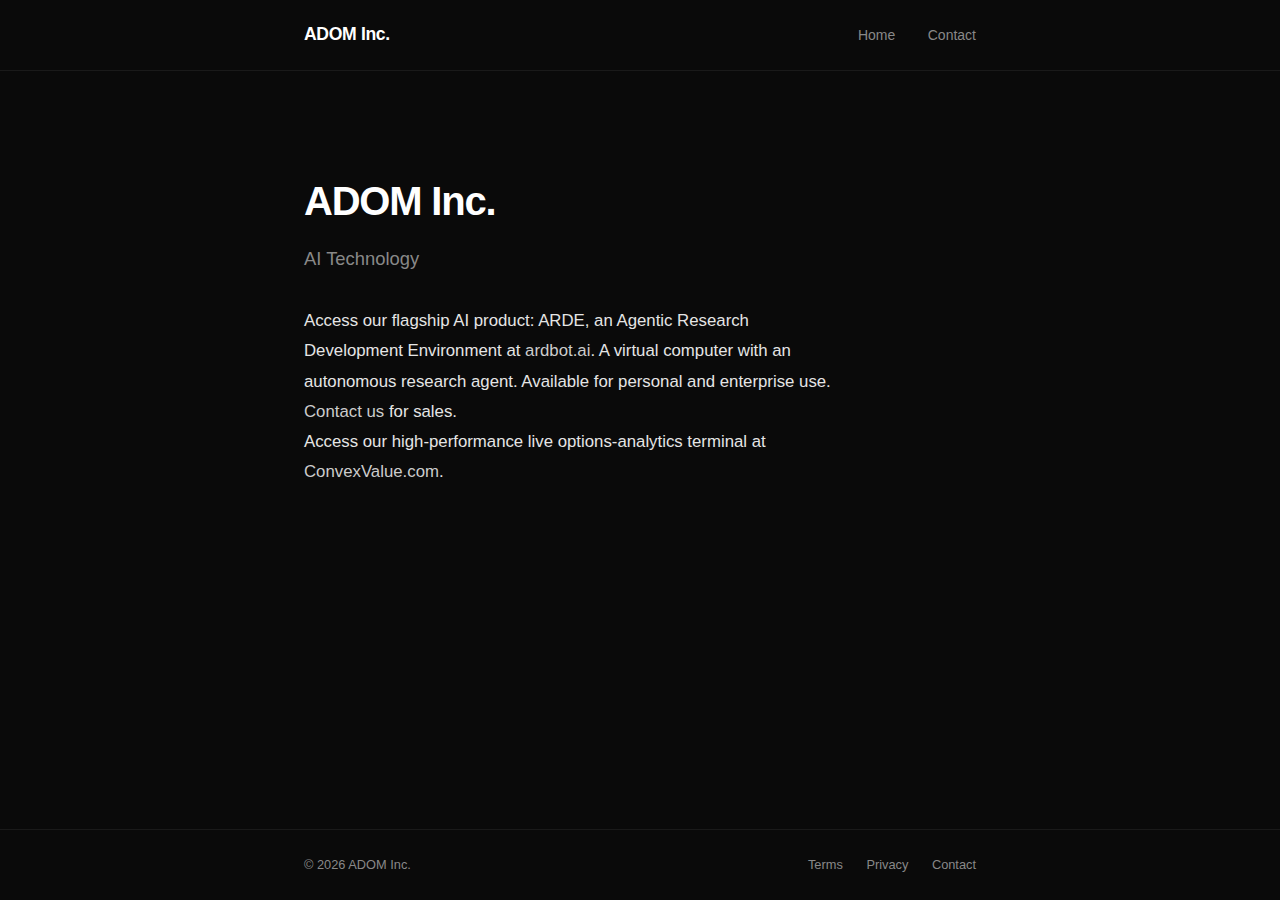
<file: index.html>
<!DOCTYPE html>
<html lang="en">
<head>
  <meta charset="utf-8">
  <meta name="viewport" content="width=device-width, initial-scale=1">
  <title>ADOM Inc. — AI Technology</title>
  <meta name="description" content="ADOM Inc. builds intelligent systems that solve real problems.">
  <link rel="stylesheet" href="/css/style.css">
</head>
<body>
  <header>
    <div class="container">
      <a href="/" class="logo">ADOM Inc.</a>
      <nav>
        <a href="/">Home</a>
        <a href="/contact">Contact</a>
      </nav>
    </div>
  </header>

  <main>
    <div class="container">
      <div class="hero">
        <h1>ADOM Inc.</h1>
        <p class="tagline">AI Technology</p>
        <p class="description">Access our flagship AI product: ARDE, an Agentic Research Development Environment at <a href="https://ardbot.ai">ardbot.ai</a>. A virtual computer with an autonomous research agent. Available for personal and enterprise use. <a href="/contact">Contact us</a> for sales.</p>
        <p class="description">Access our high-performance live options-analytics terminal at <a href="https://convexvalue.com">ConvexValue.com</a>.</p>
      </div>
    </div>
  </main>

  <footer>
    <div class="container">
      <span>&copy; 2026 ADOM Inc.</span>
      <nav>
        <a href="/tos">Terms</a>
        <a href="/privacy">Privacy</a>
        <a href="/contact">Contact</a>
      </nav>
    </div>
  </footer>
</body>
</html>
</file>
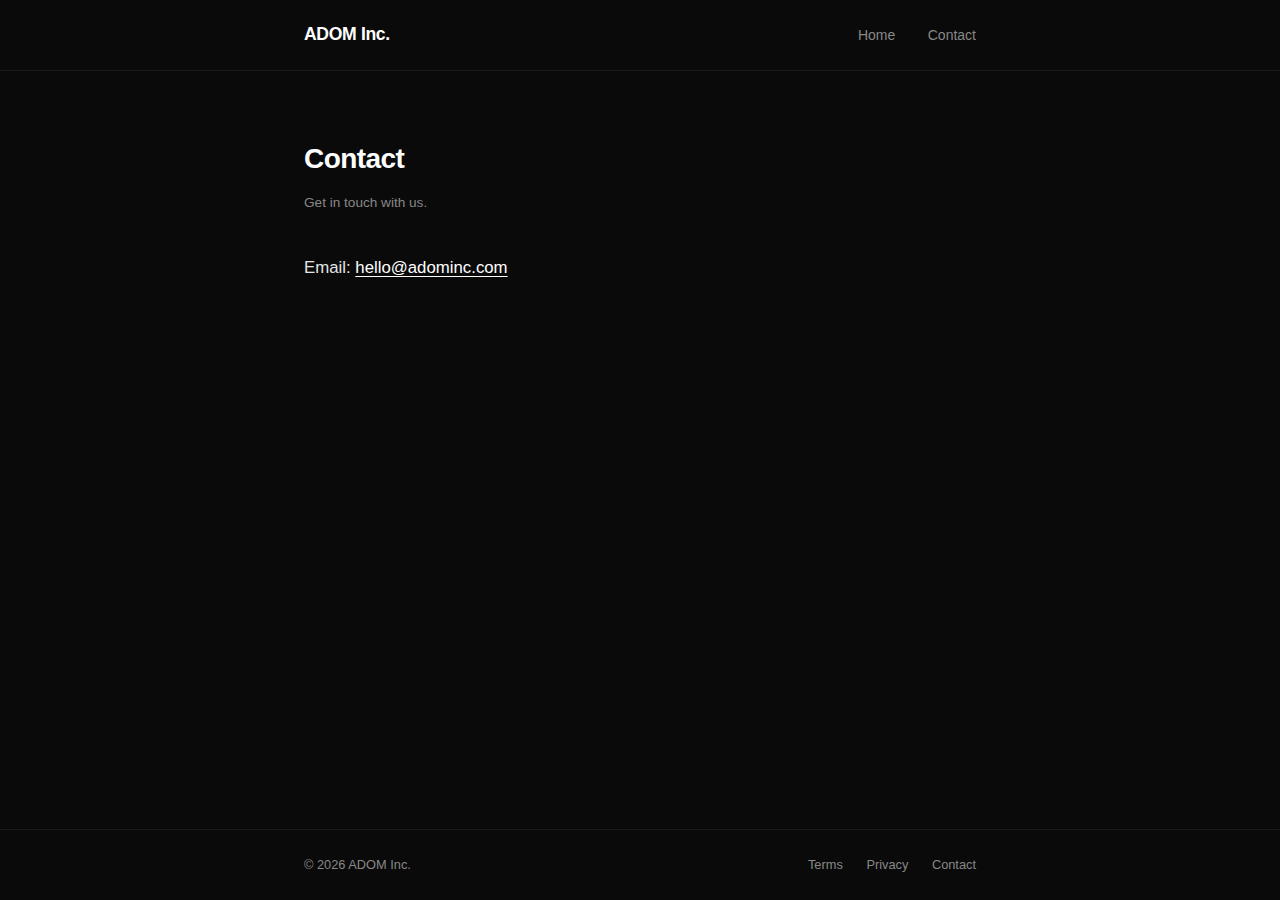
<file: contact/index.html>
<!DOCTYPE html>
<html lang="en">
<head>
  <meta charset="utf-8">
  <meta name="viewport" content="width=device-width, initial-scale=1">
  <title>Contact — ADOM Inc.</title>
  <meta name="description" content="Get in touch with ADOM Inc.">
  <link rel="stylesheet" href="/css/style.css">
</head>
<body>
  <header>
    <div class="container">
      <a href="/" class="logo">ADOM Inc.</a>
      <nav>
        <a href="/">Home</a>
        <a href="/contact">Contact</a>
      </nav>
    </div>
  </header>

  <main>
    <div class="container">
      <h1 class="page-title">Contact</h1>
      <p class="page-meta">Get in touch with us.</p>

      <div class="content contact-info">
        <p>Email: <a href="mailto:hello@adominc.com">hello@adominc.com</a></p>
      </div>
    </div>
  </main>

  <footer>
    <div class="container">
      <span>&copy; 2026 ADOM Inc.</span>
      <nav>
        <a href="/tos">Terms</a>
        <a href="/privacy">Privacy</a>
        <a href="/contact">Contact</a>
      </nav>
    </div>
  </footer>
</body>
</html>
</file>
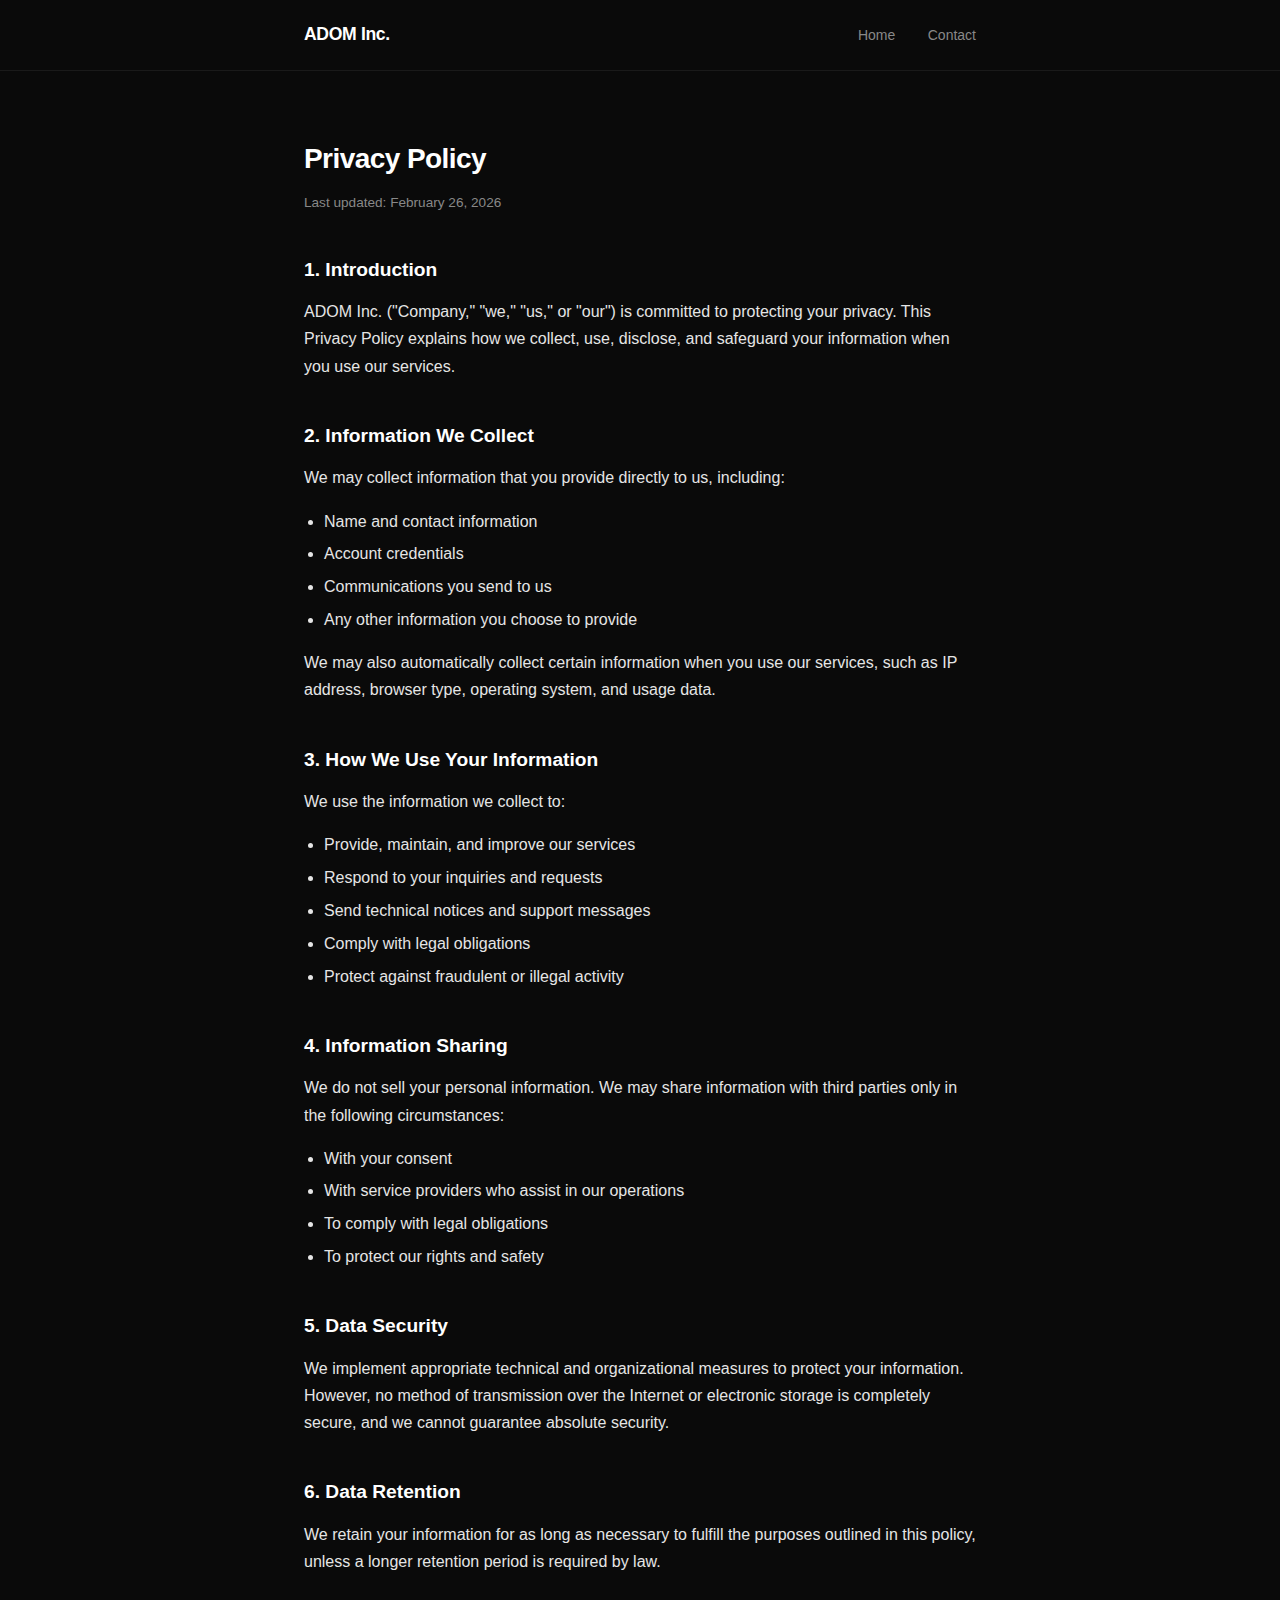
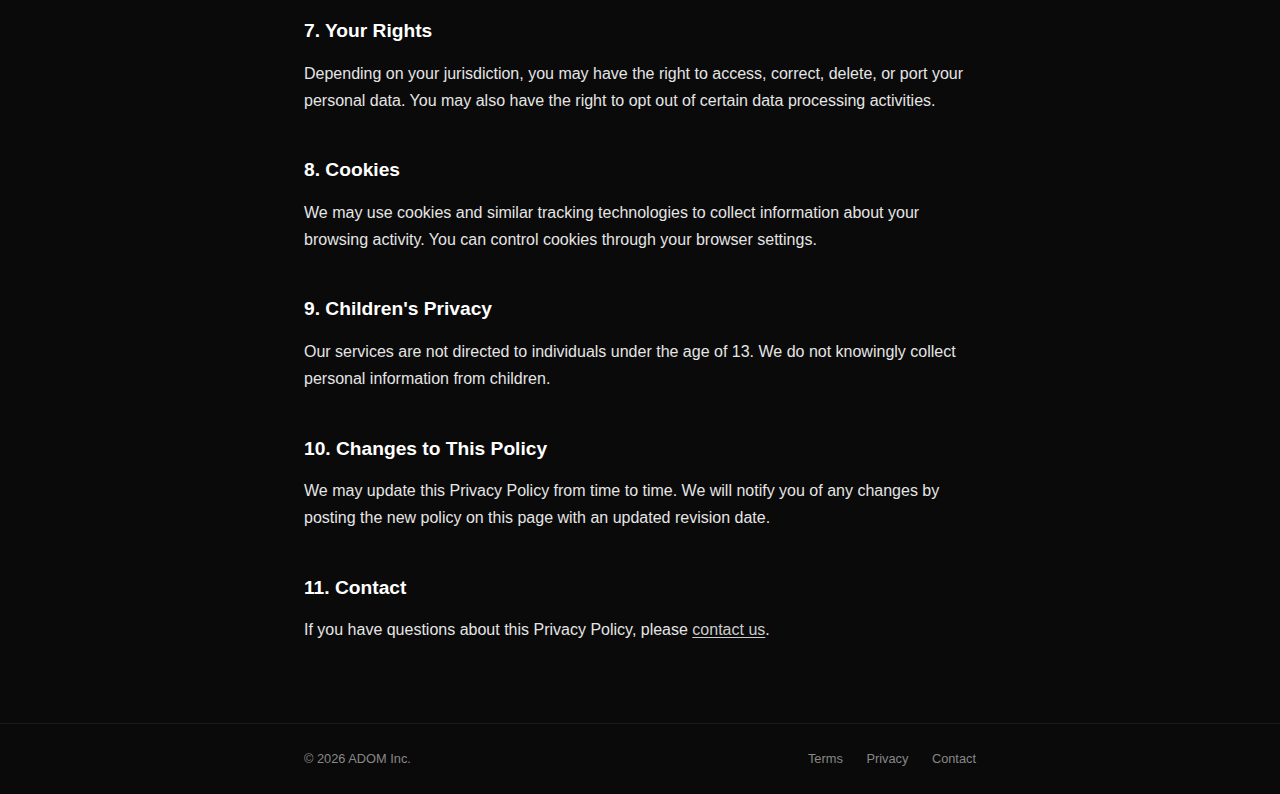
<file: privacy/index.html>
<!DOCTYPE html>
<html lang="en">
<head>
  <meta charset="utf-8">
  <meta name="viewport" content="width=device-width, initial-scale=1">
  <title>Privacy Policy — ADOM Inc.</title>
  <meta name="description" content="ADOM Inc. Privacy Policy.">
  <link rel="stylesheet" href="/css/style.css">
</head>
<body>
  <header>
    <div class="container">
      <a href="/" class="logo">ADOM Inc.</a>
      <nav>
        <a href="/">Home</a>
        <a href="/contact">Contact</a>
      </nav>
    </div>
  </header>

  <main>
    <div class="container">
      <h1 class="page-title">Privacy Policy</h1>
      <p class="page-meta">Last updated: February 26, 2026</p>

      <div class="content">
        <h2>1. Introduction</h2>
        <p>ADOM Inc. ("Company," "we," "us," or "our") is committed to protecting your privacy. This Privacy Policy explains how we collect, use, disclose, and safeguard your information when you use our services.</p>

        <h2>2. Information We Collect</h2>
        <p>We may collect information that you provide directly to us, including:</p>
        <ul>
          <li>Name and contact information</li>
          <li>Account credentials</li>
          <li>Communications you send to us</li>
          <li>Any other information you choose to provide</li>
        </ul>
        <p>We may also automatically collect certain information when you use our services, such as IP address, browser type, operating system, and usage data.</p>

        <h2>3. How We Use Your Information</h2>
        <p>We use the information we collect to:</p>
        <ul>
          <li>Provide, maintain, and improve our services</li>
          <li>Respond to your inquiries and requests</li>
          <li>Send technical notices and support messages</li>
          <li>Comply with legal obligations</li>
          <li>Protect against fraudulent or illegal activity</li>
        </ul>

        <h2>4. Information Sharing</h2>
        <p>We do not sell your personal information. We may share information with third parties only in the following circumstances:</p>
        <ul>
          <li>With your consent</li>
          <li>With service providers who assist in our operations</li>
          <li>To comply with legal obligations</li>
          <li>To protect our rights and safety</li>
        </ul>

        <h2>5. Data Security</h2>
        <p>We implement appropriate technical and organizational measures to protect your information. However, no method of transmission over the Internet or electronic storage is completely secure, and we cannot guarantee absolute security.</p>

        <h2>6. Data Retention</h2>
        <p>We retain your information for as long as necessary to fulfill the purposes outlined in this policy, unless a longer retention period is required by law.</p>

        <h2>7. Your Rights</h2>
        <p>Depending on your jurisdiction, you may have the right to access, correct, delete, or port your personal data. You may also have the right to opt out of certain data processing activities.</p>

        <h2>8. Cookies</h2>
        <p>We may use cookies and similar tracking technologies to collect information about your browsing activity. You can control cookies through your browser settings.</p>

        <h2>9. Children's Privacy</h2>
        <p>Our services are not directed to individuals under the age of 13. We do not knowingly collect personal information from children.</p>

        <h2>10. Changes to This Policy</h2>
        <p>We may update this Privacy Policy from time to time. We will notify you of any changes by posting the new policy on this page with an updated revision date.</p>

        <h2>11. Contact</h2>
        <p>If you have questions about this Privacy Policy, please <a href="/contact">contact us</a>.</p>
      </div>
    </div>
  </main>

  <footer>
    <div class="container">
      <span>&copy; 2026 ADOM Inc.</span>
      <nav>
        <a href="/tos">Terms</a>
        <a href="/privacy">Privacy</a>
        <a href="/contact">Contact</a>
      </nav>
    </div>
  </footer>
</body>
</html>
</file>
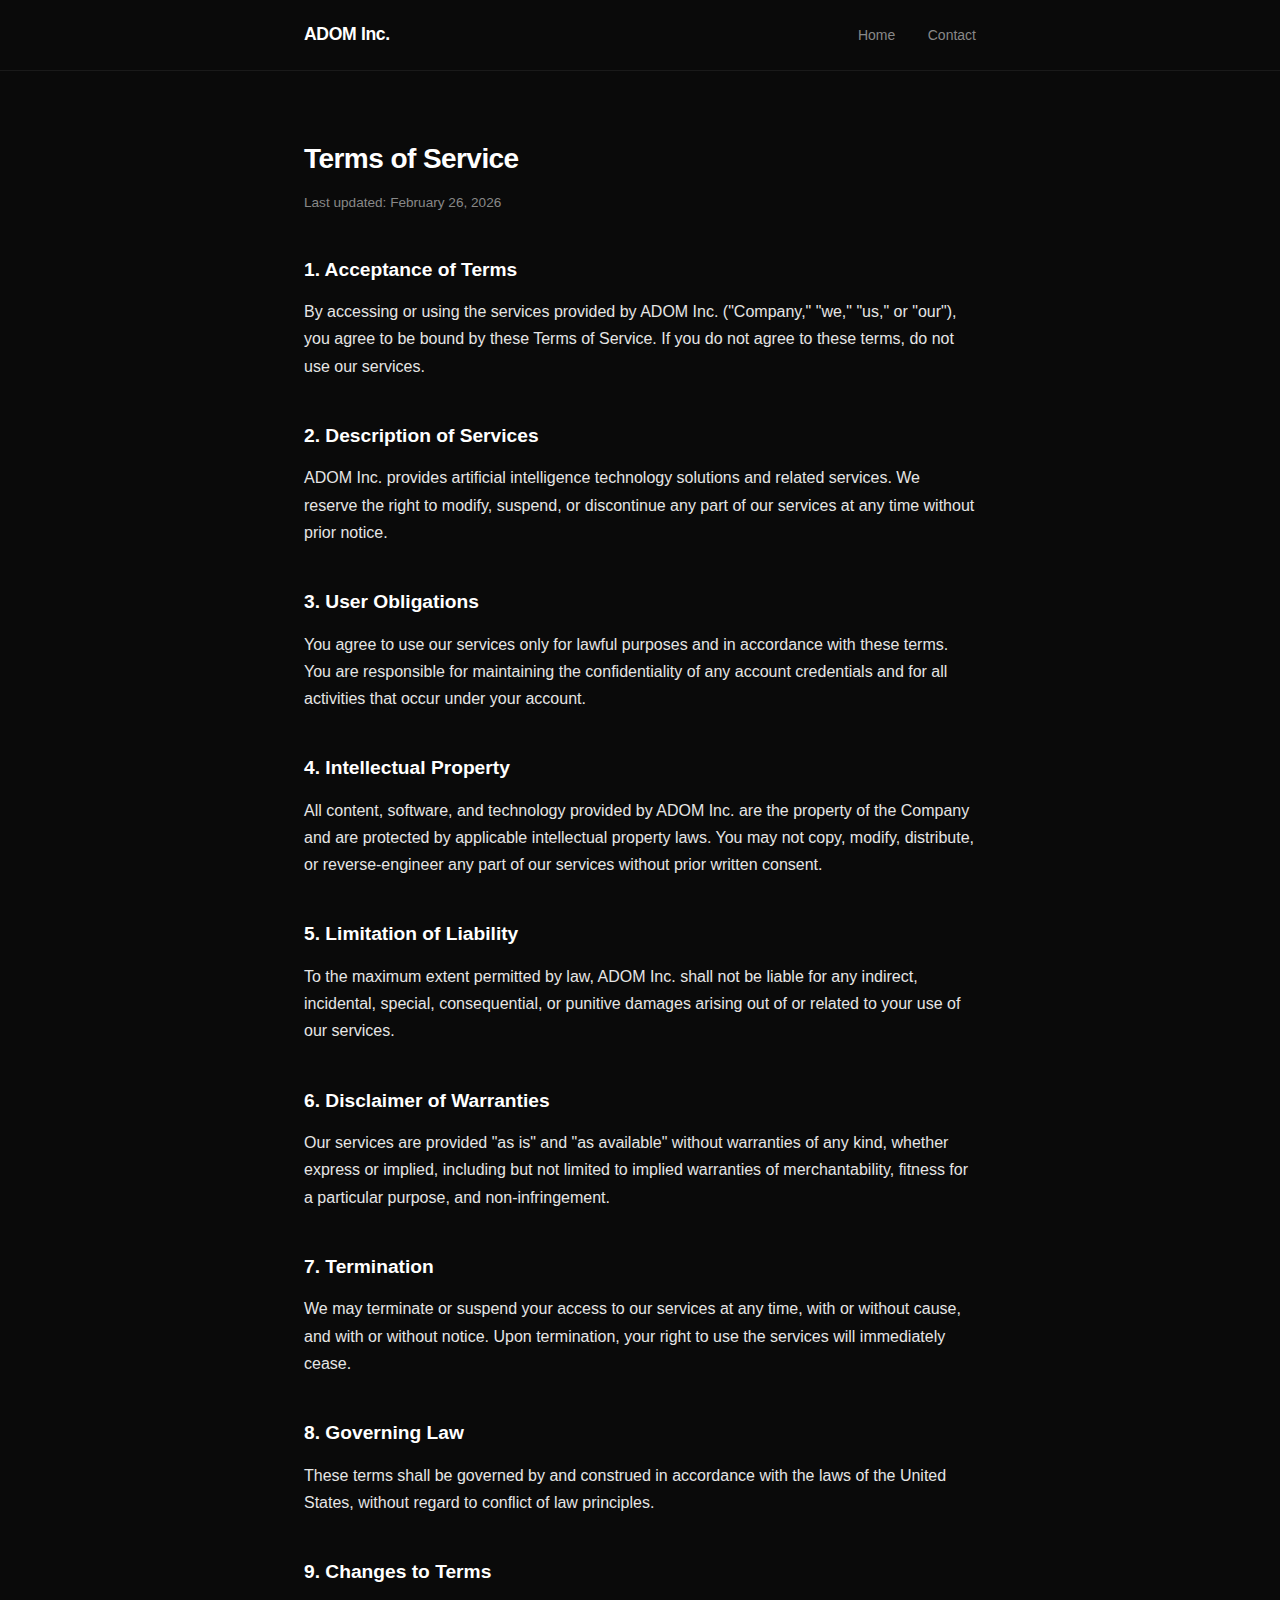
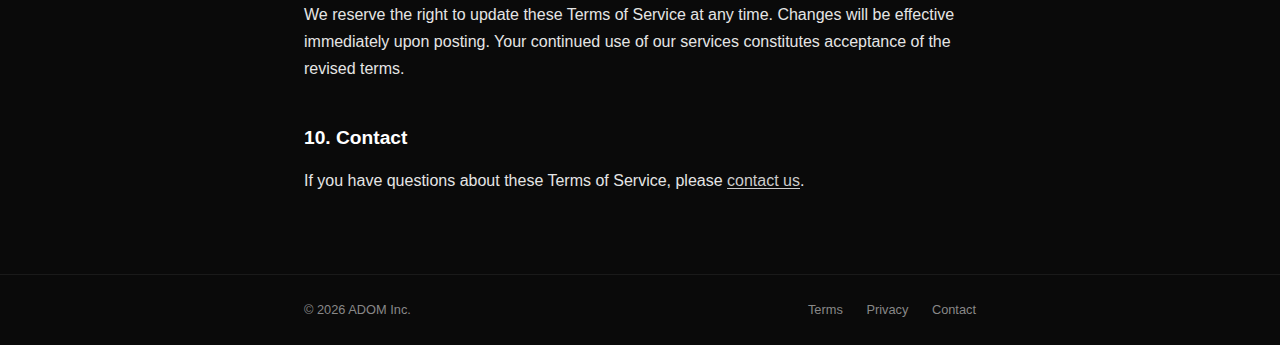
<file: tos/index.html>
<!DOCTYPE html>
<html lang="en">
<head>
  <meta charset="utf-8">
  <meta name="viewport" content="width=device-width, initial-scale=1">
  <title>Terms of Service — ADOM Inc.</title>
  <meta name="description" content="ADOM Inc. Terms of Service.">
  <link rel="stylesheet" href="/css/style.css">
</head>
<body>
  <header>
    <div class="container">
      <a href="/" class="logo">ADOM Inc.</a>
      <nav>
        <a href="/">Home</a>
        <a href="/contact">Contact</a>
      </nav>
    </div>
  </header>

  <main>
    <div class="container">
      <h1 class="page-title">Terms of Service</h1>
      <p class="page-meta">Last updated: February 26, 2026</p>

      <div class="content">
        <h2>1. Acceptance of Terms</h2>
        <p>By accessing or using the services provided by ADOM Inc. ("Company," "we," "us," or "our"), you agree to be bound by these Terms of Service. If you do not agree to these terms, do not use our services.</p>

        <h2>2. Description of Services</h2>
        <p>ADOM Inc. provides artificial intelligence technology solutions and related services. We reserve the right to modify, suspend, or discontinue any part of our services at any time without prior notice.</p>

        <h2>3. User Obligations</h2>
        <p>You agree to use our services only for lawful purposes and in accordance with these terms. You are responsible for maintaining the confidentiality of any account credentials and for all activities that occur under your account.</p>

        <h2>4. Intellectual Property</h2>
        <p>All content, software, and technology provided by ADOM Inc. are the property of the Company and are protected by applicable intellectual property laws. You may not copy, modify, distribute, or reverse-engineer any part of our services without prior written consent.</p>

        <h2>5. Limitation of Liability</h2>
        <p>To the maximum extent permitted by law, ADOM Inc. shall not be liable for any indirect, incidental, special, consequential, or punitive damages arising out of or related to your use of our services.</p>

        <h2>6. Disclaimer of Warranties</h2>
        <p>Our services are provided "as is" and "as available" without warranties of any kind, whether express or implied, including but not limited to implied warranties of merchantability, fitness for a particular purpose, and non-infringement.</p>

        <h2>7. Termination</h2>
        <p>We may terminate or suspend your access to our services at any time, with or without cause, and with or without notice. Upon termination, your right to use the services will immediately cease.</p>

        <h2>8. Governing Law</h2>
        <p>These terms shall be governed by and construed in accordance with the laws of the United States, without regard to conflict of law principles.</p>

        <h2>9. Changes to Terms</h2>
        <p>We reserve the right to update these Terms of Service at any time. Changes will be effective immediately upon posting. Your continued use of our services constitutes acceptance of the revised terms.</p>

        <h2>10. Contact</h2>
        <p>If you have questions about these Terms of Service, please <a href="/contact">contact us</a>.</p>
      </div>
    </div>
  </main>

  <footer>
    <div class="container">
      <span>&copy; 2026 ADOM Inc.</span>
      <nav>
        <a href="/tos">Terms</a>
        <a href="/privacy">Privacy</a>
        <a href="/contact">Contact</a>
      </nav>
    </div>
  </footer>
</body>
</html>
</file>
<file: css/style.css>
*, *::before, *::after {
  margin: 0;
  padding: 0;
  box-sizing: border-box;
}

:root {
  --bg: #0a0a0a;
  --text: #e5e5e5;
  --text-muted: #888;
  --border: #1a1a1a;
  --link: #ccc;
  --link-hover: #fff;
}

html {
  font-size: 16px;
  -webkit-text-size-adjust: 100%;
}

body {
  font-family: -apple-system, BlinkMacSystemFont, "Segoe UI", Roboto, Helvetica, Arial, sans-serif;
  background: var(--bg);
  color: var(--text);
  line-height: 1.7;
  min-height: 100vh;
  display: flex;
  flex-direction: column;
}

a {
  color: var(--link);
  text-decoration: none;
  transition: color 0.15s;
}

a:hover {
  color: var(--link-hover);
}

/* Layout */
.container {
  max-width: 720px;
  margin: 0 auto;
  padding: 0 1.5rem;
  width: 100%;
}

/* Header */
header {
  border-bottom: 1px solid var(--border);
  padding: 1.25rem 0;
}

header .container {
  display: flex;
  justify-content: space-between;
  align-items: center;
}

.logo {
  font-size: 1.1rem;
  font-weight: 600;
  color: #fff;
  letter-spacing: -0.02em;
}

nav a {
  margin-left: 1.75rem;
  font-size: 0.875rem;
  color: var(--text-muted);
}

nav a:hover {
  color: #fff;
}

/* Main */
main {
  flex: 1;
  padding: 4rem 0;
}

/* Homepage hero */
.hero {
  padding: 2rem 0;
}

.hero h1 {
  font-size: 2.5rem;
  font-weight: 700;
  color: #fff;
  letter-spacing: -0.03em;
  margin-bottom: 0.5rem;
}

.hero .tagline {
  font-size: 1.15rem;
  color: var(--text-muted);
  margin-bottom: 2rem;
}

.hero .description {
  font-size: 1.05rem;
  color: var(--text);
  max-width: 540px;
  line-height: 1.8;
}

/* Content pages */
.page-title {
  font-size: 1.75rem;
  font-weight: 700;
  color: #fff;
  letter-spacing: -0.02em;
  margin-bottom: 0.5rem;
}

.page-meta {
  font-size: 0.85rem;
  color: var(--text-muted);
  margin-bottom: 2.5rem;
}

.content h2 {
  font-size: 1.2rem;
  font-weight: 600;
  color: #fff;
  margin-top: 2.5rem;
  margin-bottom: 0.75rem;
}

.content p {
  margin-bottom: 1rem;
  color: var(--text);
}

.content ul {
  margin-bottom: 1rem;
  padding-left: 1.25rem;
}

.content li {
  margin-bottom: 0.35rem;
}

.content a {
  text-decoration: underline;
  text-underline-offset: 2px;
}

/* Contact */
.contact-info {
  margin-top: 1rem;
}

.contact-info p {
  margin-bottom: 0.75rem;
  font-size: 1.05rem;
}

.contact-info a {
  color: #fff;
  text-decoration: underline;
  text-underline-offset: 3px;
}

/* Footer */
footer {
  border-top: 1px solid var(--border);
  padding: 1.5rem 0;
}

footer .container {
  display: flex;
  justify-content: space-between;
  align-items: center;
  font-size: 0.8rem;
  color: var(--text-muted);
}

footer nav a {
  margin-left: 1.25rem;
  font-size: 0.8rem;
}

/* Responsive */
@media (max-width: 480px) {
  .hero h1 {
    font-size: 1.85rem;
  }

  header .container {
    flex-direction: column;
    gap: 0.75rem;
  }

  nav a {
    margin-left: 0;
    margin-right: 1.25rem;
  }

  footer .container {
    flex-direction: column;
    gap: 0.75rem;
    text-align: center;
  }

  footer nav a {
    margin: 0 0.6rem;
  }
}
</file>
